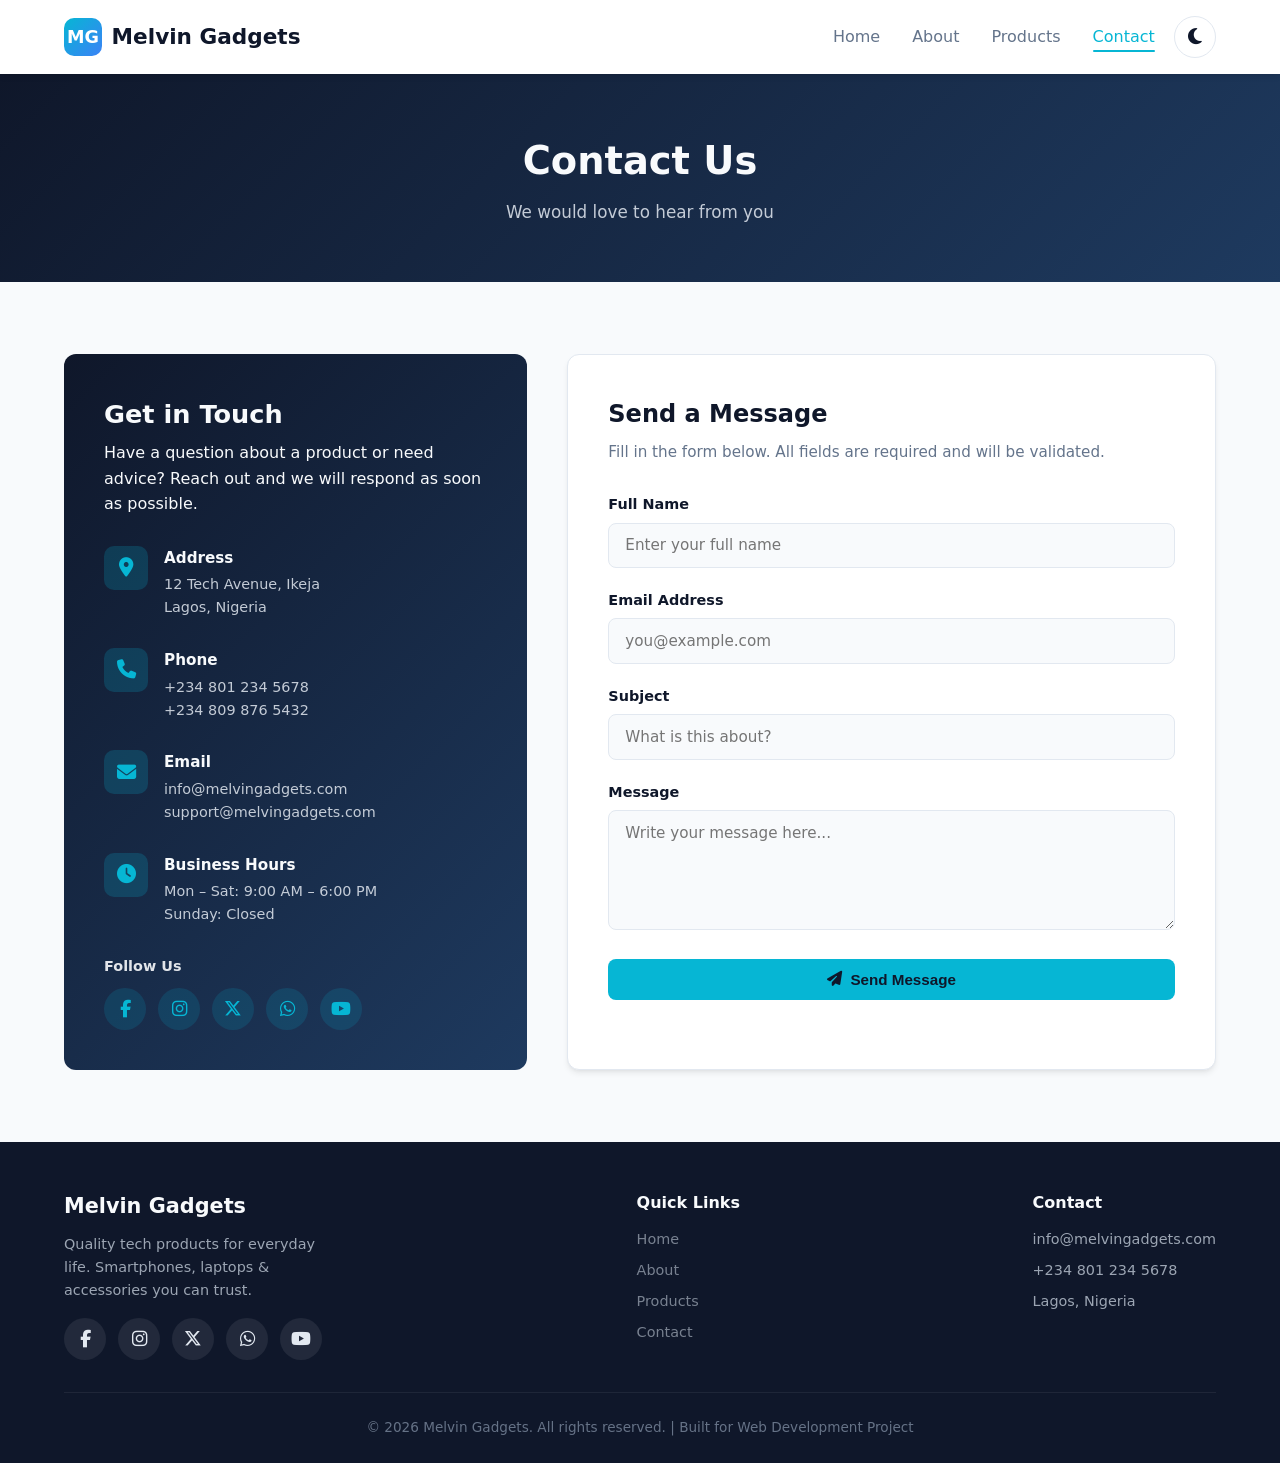
<file: contact.html>
<!DOCTYPE html>
<html lang="en">
<head>
  <meta charset="UTF-8">
  <meta name="viewport" content="width=device-width, initial-scale=1.0">
  <meta name="description" content="Contact Melvin Gadgets – send us a message or find our contact details.">
  <title>Contact Us | Melvin Gadgets</title>
  <link rel="stylesheet" href="https://cdnjs.cloudflare.com/ajax/libs/font-awesome/6.5.1/css/all.min.css">
  <link rel="stylesheet" href="css/styles.css">
</head>
<body>

  <header class="header">
    <div class="container">
      <nav class="nav">
        <a href="index.html" class="logo">
          <span class="logo-icon">MG</span>
          Melvin Gadgets
        </a>
        <div class="nav-right">
          <ul class="nav-links">
            <li><a href="index.html">Home</a></li>
            <li><a href="about.html">About</a></li>
            <li><a href="products.html">Products</a></li>
            <li><a href="contact.html" class="active">Contact</a></li>
          </ul>
          <button class="theme-toggle" id="themeToggle" aria-label="Toggle dark mode" title="Toggle light/dark mode">
            <i class="fa-solid fa-moon icon-moon"></i>
            <i class="fa-solid fa-sun icon-sun"></i>
          </button>
          <button class="menu-toggle" aria-label="Toggle menu">
            <span></span>
            <span></span>
            <span></span>
          </button>
        </div>
      </nav>
    </div>
  </header>

  <section class="page-header">
    <div class="container">
      <h1>Contact Us</h1>
      <p>We would love to hear from you</p>
    </div>
  </section>

  <section class="section">
    <div class="container">
      <div class="contact-wrapper">

        <div class="contact-info">
          <div>
            <h2>Get in Touch</h2>
            <p>Have a question about a product or need advice? Reach out and we will respond as soon as possible.</p>
          </div>

          <div class="contact-item">
            <div class="contact-item-icon"><i class="fa-solid fa-location-dot"></i></div>
            <div>
              <h4>Address</h4>
              <p>12 Tech Avenue, Ikeja<br>Lagos, Nigeria</p>
            </div>
          </div>

          <div class="contact-item">
            <div class="contact-item-icon"><i class="fa-solid fa-phone"></i></div>
            <div>
              <h4>Phone</h4>
              <p>+234 801 234 5678<br>+234 809 876 5432</p>
            </div>
          </div>

          <div class="contact-item">
            <div class="contact-item-icon"><i class="fa-solid fa-envelope"></i></div>
            <div>
              <h4>Email</h4>
              <p>info@melvingadgets.com<br>support@melvingadgets.com</p>
            </div>
          </div>

          <div class="contact-item">
            <div class="contact-item-icon"><i class="fa-solid fa-clock"></i></div>
            <div>
              <h4>Business Hours</h4>
              <p>Mon – Sat: 9:00 AM – 6:00 PM<br>Sunday: Closed</p>
            </div>
          </div>

          <div>
            <p class="social-label">Follow Us</p>
            <div class="social-links">
              <a href="https://facebook.com" target="_blank" rel="noopener" aria-label="Facebook"><i class="fa-brands fa-facebook-f"></i></a>
              <a href="https://instagram.com" target="_blank" rel="noopener" aria-label="Instagram"><i class="fa-brands fa-instagram"></i></a>
              <a href="https://twitter.com" target="_blank" rel="noopener" aria-label="Twitter / X"><i class="fa-brands fa-x-twitter"></i></a>
              <a href="https://wa.me/2348012345678" target="_blank" rel="noopener" aria-label="WhatsApp"><i class="fa-brands fa-whatsapp"></i></a>
              <a href="https://youtube.com" target="_blank" rel="noopener" aria-label="YouTube"><i class="fa-brands fa-youtube"></i></a>
            </div>
          </div>
        </div>

        <div class="contact-form-card">
          <h2>Send a Message</h2>
          <p>Fill in the form below. All fields are required and will be validated.</p>

          <div id="formSuccess" class="form-success"></div>

          <form id="contactForm" novalidate>
            <div class="form-group">
              <label for="fullName">Full Name</label>
              <input type="text" id="fullName" name="fullName" placeholder="Enter your full name" autocomplete="name">
              <span class="error-message">Full name is required.</span>
            </div>

            <div class="form-group">
              <label for="email">Email Address</label>
              <input type="email" id="email" name="email" placeholder="you@example.com" autocomplete="email">
              <span class="error-message">Please enter a valid email.</span>
            </div>

            <div class="form-group">
              <label for="subject">Subject</label>
              <input type="text" id="subject" name="subject" placeholder="What is this about?">
              <span class="error-message">Subject is required.</span>
            </div>

            <div class="form-group">
              <label for="message">Message</label>
              <textarea id="message" name="message" placeholder="Write your message here..." rows="5"></textarea>
              <span class="error-message">Message must be at least 10 characters.</span>
            </div>

            <button type="submit" class="btn btn-primary" style="width: 100%;">
              <i class="fa-solid fa-paper-plane"></i> Send Message
            </button>
          </form>
        </div>

      </div>
    </div>
  </section>

  <footer class="footer">
    <div class="container">
      <div class="footer-content">
        <div class="footer-brand">
          <h3>Melvin Gadgets</h3>
          <p>Quality tech products for everyday life. Smartphones, laptops & accessories you can trust.</p>
          <div class="social-links">
            <a href="https://facebook.com" target="_blank" rel="noopener" aria-label="Facebook"><i class="fa-brands fa-facebook-f"></i></a>
            <a href="https://instagram.com" target="_blank" rel="noopener" aria-label="Instagram"><i class="fa-brands fa-instagram"></i></a>
            <a href="https://twitter.com" target="_blank" rel="noopener" aria-label="Twitter / X"><i class="fa-brands fa-x-twitter"></i></a>
            <a href="https://wa.me/2348012345678" target="_blank" rel="noopener" aria-label="WhatsApp"><i class="fa-brands fa-whatsapp"></i></a>
            <a href="https://youtube.com" target="_blank" rel="noopener" aria-label="YouTube"><i class="fa-brands fa-youtube"></i></a>
          </div>
        </div>
        <div class="footer-links">
          <h4>Quick Links</h4>
          <ul>
            <li><a href="index.html">Home</a></li>
            <li><a href="about.html">About</a></li>
            <li><a href="products.html">Products</a></li>
            <li><a href="contact.html">Contact</a></li>
          </ul>
        </div>
        <div class="footer-links">
          <h4>Contact</h4>
          <ul>
            <li>info@melvingadgets.com</li>
            <li>+234 801 234 5678</li>
            <li>Lagos, Nigeria</li>
          </ul>
        </div>
      </div>
      <div class="footer-bottom">
        <p>&copy; 2026 Melvin Gadgets. All rights reserved. | Built for Web Development Project</p>
      </div>
    </div>
  </footer>

  <script src="js/script.js"></script>
</body>
</html>
</file>
<file: css/styles.css>
/* ============================================
   MELVIN GADGETS - Main Stylesheet
   Light / Dark mode + modern responsive design
   ============================================ */

/* ---------- Light Theme (default) ---------- */
:root {
  --primary: #0f172a;
  --primary-light: #1e293b;
  --accent: #06b6d4;
  --accent-hover: #0891b2;
  --accent-soft: #cffafe;
  --text: #0f172a;
  --text-muted: #64748b;
  --bg: #f8fafc;
  --white: #ffffff;
  --card-bg: #ffffff;
  --border: #e2e8f0;
  --success: #10b981;
  --error: #ef4444;
  --shadow: 0 4px 6px -1px rgb(0 0 0 / 0.08), 0 2px 4px -2px rgb(0 0 0 / 0.06);
  --shadow-lg: 0 20px 25px -5px rgb(0 0 0 / 0.1), 0 8px 10px -6px rgb(0 0 0 / 0.1);
  --radius: 12px;
  --transition: all 0.3s ease;
  --font: 'Segoe UI', system-ui, -apple-system, BlinkMacSystemFont, sans-serif;
  --hero-gradient: linear-gradient(135deg, #0f172a 0%, #1e3a5f 100%);
  --product-img-bg: linear-gradient(145deg, #e0f2fe, #f0f9ff);
  --header-bg: #ffffff;
  --footer-bg: #0f172a;
  --input-bg: #f8fafc;
}

/* ---------- Dark Theme ---------- */
[data-theme="dark"] {
  --primary: #f1f5f9;
  --primary-light: #334155;
  --accent: #22d3ee;
  --accent-hover: #06b6d4;
  --accent-soft: #164e63;
  --text: #e2e8f0;
  --text-muted: #94a3b8;
  --bg: #0f172a;
  --white: #1e293b;
  --card-bg: #1e293b;
  --border: #334155;
  --shadow: 0 4px 6px -1px rgb(0 0 0 / 0.3), 0 2px 4px -2px rgb(0 0 0 / 0.2);
  --shadow-lg: 0 20px 25px -5px rgb(0 0 0 / 0.4), 0 8px 10px -6px rgb(0 0 0 / 0.3);
  --hero-gradient: linear-gradient(135deg, #020617 0%, #0f172a 100%);
  --product-img-bg: linear-gradient(145deg, #1e293b, #0f172a);
  --header-bg: #1e293b;
  --footer-bg: #020617;
  --input-bg: #0f172a;
}

/* ---------- Reset & Base ---------- */
*,
*::before,
*::after {
  margin: 0;
  padding: 0;
  box-sizing: border-box;
}

html {
  scroll-behavior: smooth;
}

body {
  font-family: var(--font);
  background-color: var(--bg);
  color: var(--text);
  line-height: 1.6;
  min-height: 100vh;
  display: flex;
  flex-direction: column;
  transition: background-color 0.35s ease, color 0.35s ease;
}

img {
  max-width: 100%;
  height: auto;
  display: block;
}

a {
  text-decoration: none;
  color: inherit;
  transition: var(--transition);
}

ul {
  list-style: none;
}

/* ---------- Utility ---------- */
.container {
  width: 100%;
  max-width: 1200px;
  margin: 0 auto;
  padding: 0 1.5rem;
}

.section {
  padding: 4.5rem 0;
}

.section-title {
  font-size: 2rem;
  font-weight: 700;
  color: var(--primary);
  margin-bottom: 0.5rem;
  text-align: center;
}

.section-subtitle {
  text-align: center;
  color: var(--text-muted);
  margin-bottom: 2.5rem;
  font-size: 1.05rem;
}

.btn {
  display: inline-flex;
  align-items: center;
  justify-content: center;
  gap: 0.5rem;
  padding: 0.75rem 1.6rem;
  border-radius: 8px;
  font-weight: 600;
  font-size: 0.95rem;
  border: none;
  cursor: pointer;
  transition: var(--transition);
}

.btn-primary {
  background: var(--accent);
  color: #0f172a;
}

[data-theme="dark"] .btn-primary {
  color: #0f172a;
}

.btn-primary:hover {
  background: var(--accent-hover);
  transform: translateY(-2px);
  box-shadow: var(--shadow);
}

.btn-outline {
  background: transparent;
  color: var(--accent);
  border: 2px solid var(--accent);
}

.btn-outline:hover {
  background: var(--accent);
  color: #0f172a;
}

/* ---------- Header / Navbar ---------- */
.header {
  background: var(--header-bg);
  box-shadow: var(--shadow);
  position: sticky;
  top: 0;
  z-index: 1000;
  transition: background-color 0.35s ease;
}

.nav {
  display: flex;
  align-items: center;
  justify-content: space-between;
  padding: 1rem 0;
  gap: 1rem;
}

.logo {
  display: flex;
  align-items: center;
  gap: 0.6rem;
  font-size: 1.35rem;
  font-weight: 800;
  color: var(--primary);
}

.logo-icon {
  width: 38px;
  height: 38px;
  background: linear-gradient(135deg, var(--accent), #3b82f6);
  border-radius: 10px;
  display: flex;
  align-items: center;
  justify-content: center;
  color: white;
  font-size: 1.1rem;
  font-weight: 700;
}

.nav-right {
  display: flex;
  align-items: center;
  gap: 1.2rem;
}

.nav-links {
  display: flex;
  align-items: center;
  gap: 2rem;
}

.nav-links a {
  font-weight: 500;
  color: var(--text-muted);
  position: relative;
}

.nav-links a:hover,
.nav-links a.active {
  color: var(--accent);
}

.nav-links a.active::after {
  content: '';
  position: absolute;
  bottom: -6px;
  left: 0;
  width: 100%;
  height: 2px;
  background: var(--accent);
  border-radius: 2px;
}

/* Theme toggle button */
.theme-toggle {
  width: 42px;
  height: 42px;
  border-radius: 50%;
  border: 1.5px solid var(--border);
  background: var(--card-bg);
  color: var(--text);
  cursor: pointer;
  display: flex;
  align-items: center;
  justify-content: center;
  font-size: 1.15rem;
  transition: var(--transition);
}

.theme-toggle:hover {
  border-color: var(--accent);
  color: var(--accent);
  transform: rotate(15deg);
}

.theme-toggle .icon-sun,
.theme-toggle .icon-moon {
  display: none;
}

[data-theme="dark"] .theme-toggle .icon-sun {
  display: block;
}

:root:not([data-theme="dark"]) .theme-toggle .icon-moon,
html:not([data-theme="dark"]) .theme-toggle .icon-moon {
  display: block;
}

.menu-toggle {
  display: none;
  background: none;
  border: none;
  cursor: pointer;
  padding: 0.4rem;
}

.menu-toggle span {
  display: block;
  width: 24px;
  height: 2.5px;
  background: var(--primary);
  margin: 5px 0;
  border-radius: 2px;
  transition: var(--transition);
}

/* ---------- Hero Section ---------- */
.hero {
  background: var(--hero-gradient);
  color: #f8fafc;
  padding: 5rem 0 6rem;
  position: relative;
  overflow: hidden;
}

.hero::before {
  content: '';
  position: absolute;
  top: -50%;
  right: -20%;
  width: 600px;
  height: 600px;
  background: radial-gradient(circle, rgba(6, 182, 212, 0.25) 0%, transparent 70%);
  border-radius: 50%;
}

.hero-content {
  display: flex;
  align-items: center;
  gap: 3rem;
  position: relative;
  z-index: 1;
}

.hero-text {
  flex: 1;
}

.hero-text h1 {
  font-size: 2.8rem;
  font-weight: 800;
  line-height: 1.2;
  margin-bottom: 1.2rem;
  color: #f8fafc;
}

.hero-text h1 span {
  color: var(--accent);
}

.hero-text p {
  font-size: 1.15rem;
  opacity: 0.9;
  margin-bottom: 2rem;
  max-width: 520px;
  color: #e2e8f0;
}

.hero-buttons {
  display: flex;
  gap: 1rem;
  flex-wrap: wrap;
}

.hero-image {
  flex: 1;
  display: flex;
  justify-content: center;
}

.hero-image img {
  max-width: 420px;
  border-radius: 20px;
  box-shadow: var(--shadow-lg);
  border: 4px solid rgba(255, 255, 255, 0.12);
  object-fit: cover;
}

/* ---------- Features ---------- */
.features {
  margin-top: -3rem;
  position: relative;
  z-index: 2;
}

.features-grid {
  display: grid;
  grid-template-columns: repeat(3, 1fr);
  gap: 1.5rem;
}

.feature-card {
  background: var(--card-bg);
  padding: 1.8rem;
  border-radius: var(--radius);
  box-shadow: var(--shadow);
  text-align: center;
  transition: var(--transition);
  border: 1px solid var(--border);
}

.feature-card:hover {
  transform: translateY(-6px);
  box-shadow: var(--shadow-lg);
}

.feature-icon {
  width: 56px;
  height: 56px;
  background: var(--accent-soft);
  color: var(--accent);
  border-radius: 14px;
  display: flex;
  align-items: center;
  justify-content: center;
  font-size: 1.5rem;
  margin: 0 auto 1rem;
}

.feature-card h3 {
  font-size: 1.1rem;
  margin-bottom: 0.4rem;
  color: var(--primary);
}

.feature-card p {
  color: var(--text-muted);
  font-size: 0.95rem;
}

/* ---------- About ---------- */
.about-content {
  display: grid;
  grid-template-columns: 1fr 1fr;
  gap: 3rem;
  align-items: center;
}

.about-image img {
  border-radius: var(--radius);
  box-shadow: var(--shadow-lg);
  width: 100%;
  object-fit: cover;
}

.about-text h2 {
  font-size: 1.9rem;
  color: var(--primary);
  margin-bottom: 1rem;
}

.about-text p {
  color: var(--text-muted);
  margin-bottom: 1rem;
}

.mission-vision {
  display: flex;
  gap: 1.5rem;
  margin-top: 1.5rem;
  flex-wrap: wrap;
}

.mv-card {
  flex: 1;
  min-width: 200px;
  background: var(--card-bg);
  padding: 1.4rem;
  border-radius: var(--radius);
  border-left: 4px solid var(--accent);
  box-shadow: var(--shadow);
  border: 1px solid var(--border);
  border-left: 4px solid var(--accent);
}

.mv-card h4 {
  color: var(--accent);
  margin-bottom: 0.4rem;
  font-size: 1rem;
}

.mv-card p {
  font-size: 0.9rem;
  color: var(--text-muted);
  margin: 0;
}

/* ---------- Products ---------- */
.products-grid {
  display: grid;
  grid-template-columns: repeat(auto-fill, minmax(280px, 1fr));
  gap: 2rem;
}

.product-card {
  background: var(--card-bg);
  border-radius: var(--radius);
  overflow: hidden;
  box-shadow: var(--shadow);
  transition: var(--transition);
  display: flex;
  flex-direction: column;
  border: 1px solid var(--border);
}

.product-card:hover {
  transform: translateY(-8px);
  box-shadow: var(--shadow-lg);
}

.product-image {
  height: 200px;
  background: var(--product-img-bg);
  display: flex;
  align-items: center;
  justify-content: center;
  overflow: hidden;
}

.product-image img {
  width: 100%;
  height: 100%;
  object-fit: cover;
  transition: transform 0.4s ease;
}

.product-card:hover .product-image img {
  transform: scale(1.06);
}

.product-body {
  padding: 1.4rem;
  flex: 1;
  display: flex;
  flex-direction: column;
}

.product-category {
  font-size: 0.75rem;
  text-transform: uppercase;
  letter-spacing: 0.05em;
  color: var(--accent);
  font-weight: 600;
  margin-bottom: 0.35rem;
}

.product-body h3 {
  font-size: 1.15rem;
  color: var(--primary);
  margin-bottom: 0.5rem;
}

.product-body p {
  color: var(--text-muted);
  font-size: 0.92rem;
  flex: 1;
  margin-bottom: 1rem;
}

.product-footer {
  display: flex;
  align-items: center;
  justify-content: space-between;
}

.product-price {
  font-size: 1.25rem;
  font-weight: 700;
  color: var(--primary);
}

/* ---------- Contact ---------- */
.contact-wrapper {
  display: grid;
  grid-template-columns: 1fr 1.4fr;
  gap: 2.5rem;
}

.contact-info {
  background: var(--hero-gradient);
  color: #f8fafc;
  padding: 2.5rem;
  border-radius: var(--radius);
  display: flex;
  flex-direction: column;
  gap: 1.8rem;
}

.contact-info h2 {
  font-size: 1.6rem;
  margin-bottom: 0.3rem;
  color: #f8fafc;
}

.contact-info > p {
  opacity: 0.85;
  font-size: 0.95rem;
  color: #e2e8f0;
}

.contact-item {
  display: flex;
  align-items: flex-start;
  gap: 1rem;
}

.contact-item-icon {
  width: 44px;
  height: 44px;
  background: rgba(6, 182, 212, 0.2);
  border-radius: 10px;
  display: flex;
  align-items: center;
  justify-content: center;
  color: var(--accent);
  font-size: 1.2rem;
  flex-shrink: 0;
}

.contact-item h4 {
  font-size: 0.95rem;
  margin-bottom: 0.2rem;
  color: #f8fafc;
}

.contact-item p {
  font-size: 0.9rem;
  opacity: 0.85;
  color: #e2e8f0;
}

.contact-form-card {
  background: var(--card-bg);
  padding: 2.5rem;
  border-radius: var(--radius);
  box-shadow: var(--shadow);
  border: 1px solid var(--border);
}

.contact-form-card h2 {
  font-size: 1.5rem;
  color: var(--primary);
  margin-bottom: 0.4rem;
}

.contact-form-card > p {
  color: var(--text-muted);
  margin-bottom: 1.8rem;
  font-size: 0.95rem;
}

.form-group {
  margin-bottom: 1.3rem;
}

.form-group label {
  display: block;
  font-weight: 600;
  font-size: 0.9rem;
  margin-bottom: 0.4rem;
  color: var(--primary);
}

.form-group input,
.form-group textarea {
  width: 100%;
  padding: 0.8rem 1rem;
  border: 1.5px solid var(--border);
  border-radius: 8px;
  font-family: inherit;
  font-size: 0.95rem;
  transition: var(--transition);
  background: var(--input-bg);
  color: var(--text);
}

.form-group input:focus,
.form-group textarea:focus {
  outline: none;
  border-color: var(--accent);
  box-shadow: 0 0 0 3px rgba(6, 182, 212, 0.15);
}

.form-group textarea {
  resize: vertical;
  min-height: 120px;
}

.form-group.error input,
.form-group.error textarea {
  border-color: var(--error);
}

.error-message {
  color: var(--error);
  font-size: 0.8rem;
  margin-top: 0.3rem;
  display: none;
}

.form-group.error .error-message {
  display: block;
}

.form-success {
  display: none;
  background: #ecfdf5;
  color: var(--success);
  padding: 1rem 1.2rem;
  border-radius: 8px;
  margin-bottom: 1.2rem;
  font-weight: 500;
  border: 1px solid #a7f3d0;
}

[data-theme="dark"] .form-success {
  background: #064e3b;
  border-color: #065f46;
  color: #6ee7b7;
}

.form-success.show {
  display: block;
}

/* ---------- Social Media ---------- */
.social-links {
  display: flex;
  gap: 0.75rem;
  flex-wrap: wrap;
}

.social-links a {
  width: 42px;
  height: 42px;
  border-radius: 50%;
  display: flex;
  align-items: center;
  justify-content: center;
  font-size: 1.1rem;
  transition: var(--transition);
  border: 1.5px solid transparent;
}

.social-links a:hover {
  transform: translateY(-3px);
}

/* Footer social (on dark footer) */
.footer .social-links a {
  background: rgba(255, 255, 255, 0.08);
  color: #e2e8f0;
}

.footer .social-links a:hover {
  background: var(--accent);
  color: #0f172a;
}

/* Contact info social */
.contact-info .social-links a {
  background: rgba(6, 182, 212, 0.15);
  color: var(--accent);
}

.contact-info .social-links a:hover {
  background: var(--accent);
  color: #0f172a;
}

.social-label {
  font-size: 0.9rem;
  font-weight: 600;
  margin-bottom: 0.6rem;
  opacity: 0.9;
}

/* ---------- Footer ---------- */
.footer {
  background: var(--footer-bg);
  color: #f8fafc;
  padding: 3rem 0 1.5rem;
  margin-top: auto;
  transition: background-color 0.35s ease;
}

.footer-content {
  display: flex;
  justify-content: space-between;
  gap: 2rem;
  flex-wrap: wrap;
  margin-bottom: 2rem;
}

.footer-brand h3 {
  font-size: 1.3rem;
  margin-bottom: 0.6rem;
  color: #f8fafc;
}

.footer-brand p {
  opacity: 0.75;
  font-size: 0.9rem;
  max-width: 280px;
  color: #cbd5e1;
  margin-bottom: 1rem;
}

.footer-links h4 {
  margin-bottom: 0.8rem;
  font-size: 1rem;
  color: #f8fafc;
}

.footer-links ul {
  display: flex;
  flex-direction: column;
  gap: 0.5rem;
}

.footer-links a {
  opacity: 0.75;
  font-size: 0.9rem;
  color: #cbd5e1;
}

.footer-links a:hover {
  opacity: 1;
  color: var(--accent);
}

.footer-links li {
  opacity: 0.75;
  font-size: 0.9rem;
  color: #cbd5e1;
}

.footer-bottom {
  border-top: 1px solid rgba(255, 255, 255, 0.1);
  padding-top: 1.5rem;
  text-align: center;
  font-size: 0.85rem;
  opacity: 0.65;
  color: #94a3b8;
}

/* ---------- Page Header ---------- */
.page-header {
  background: var(--hero-gradient);
  color: #f8fafc;
  padding: 3.5rem 0;
  text-align: center;
}

.page-header h1 {
  font-size: 2.4rem;
  margin-bottom: 0.5rem;
  color: #f8fafc;
}

.page-header p {
  opacity: 0.85;
  font-size: 1.05rem;
  color: #e2e8f0;
}

/* Alt section background helper */
.section-alt {
  background: var(--white);
  transition: background-color 0.35s ease;
}

/* ---------- Responsive ---------- */
@media (max-width: 992px) {
  .hero-content {
    flex-direction: column;
    text-align: center;
  }

  .hero-text p {
    margin-left: auto;
    margin-right: auto;
  }

  .hero-buttons {
    justify-content: center;
  }

  .hero-image img {
    max-width: 340px;
  }

  .features-grid {
    grid-template-columns: 1fr;
  }

  .about-content {
    grid-template-columns: 1fr;
  }

  .contact-wrapper {
    grid-template-columns: 1fr;
  }
}

@media (max-width: 768px) {
  .nav-links {
    display: none;
    position: absolute;
    top: 100%;
    left: 0;
    right: 0;
    background: var(--header-bg);
    flex-direction: column;
    padding: 1.5rem;
    gap: 1.2rem;
    box-shadow: var(--shadow);
    border-top: 1px solid var(--border);
  }

  .nav-links.open {
    display: flex;
  }

  .menu-toggle {
    display: block;
  }

  .hero-text h1 {
    font-size: 2.1rem;
  }

  .section {
    padding: 3.5rem 0;
  }

  .section-title {
    font-size: 1.7rem;
  }

  .products-grid {
    grid-template-columns: 1fr;
  }
}

@media (max-width: 480px) {
  .hero {
    padding: 3.5rem 0 4.5rem;
  }

  .hero-text h1 {
    font-size: 1.8rem;
  }

  .hero-buttons {
    flex-direction: column;
  }

  .btn {
    width: 100%;
  }

  .page-header h1 {
    font-size: 1.9rem;
  }

  .nav-right {
    gap: 0.6rem;
  }
}
</file>
